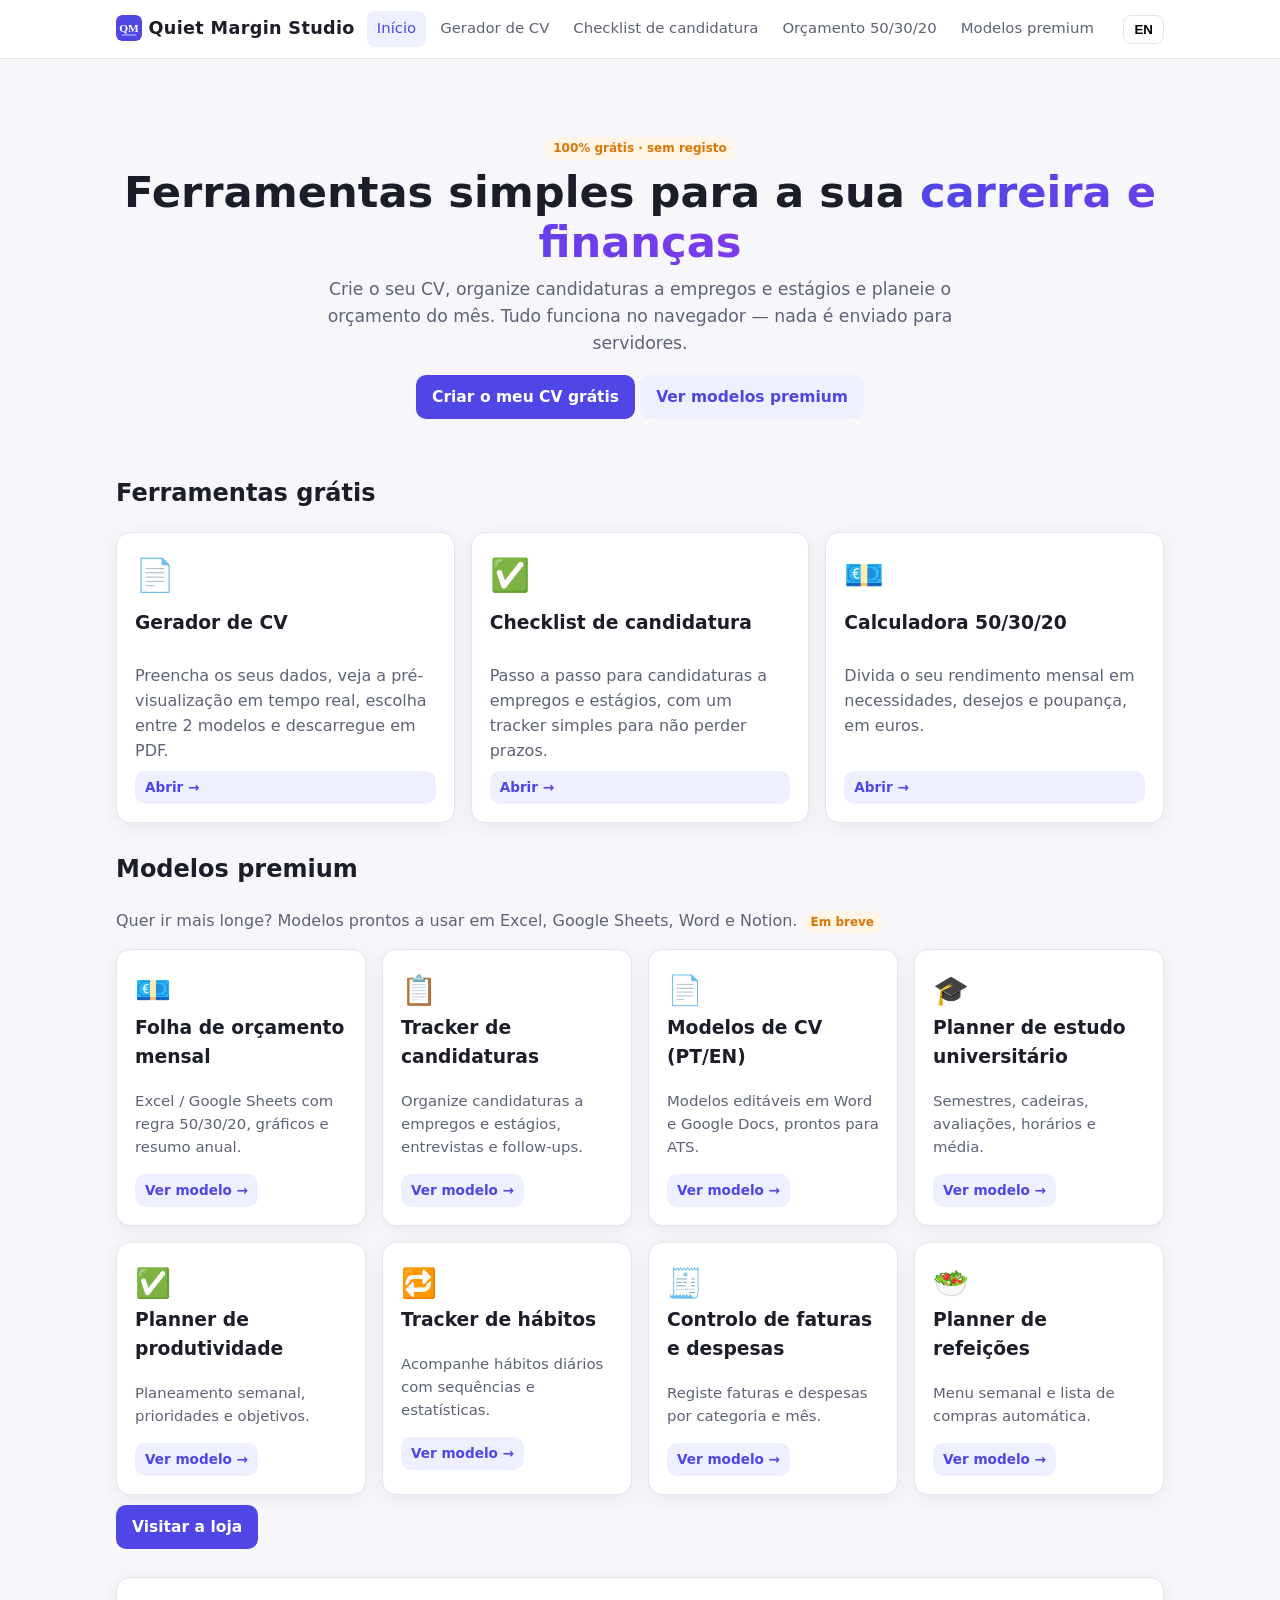
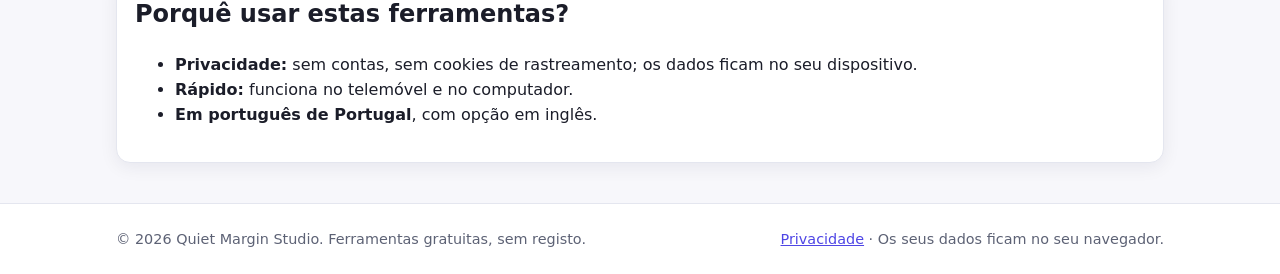
<file: index.html>
<!doctype html>
<html lang="pt-PT" data-lang="pt">
<head>
<meta charset="utf-8">
<meta name="viewport" content="width=device-width,initial-scale=1">
<title>Quiet Margin Studio — Gerador de CV grátis, checklist de candidatura e orçamento 50/30/20</title>
<meta name="description" content="Ferramentas grátis em português: gerador de CV com PDF, checklist de candidatura a emprego e estágio e calculadora de orçamento mensal 50/30/20. Sem registo.">
<link rel="canonical" href="https://gacrux-hq.github.io/quietmarginstudio/">
<meta property="og:type" content="website">
<meta property="og:site_name" content="Quiet Margin Studio">
<meta property="og:locale" content="pt_PT">
<meta property="og:title" content="Quiet Margin Studio — Gerador de CV grátis, checklist de candidatura e orçamento 50/30/20">
<meta property="og:description" content="Ferramentas grátis em português: gerador de CV com PDF, checklist de candidatura a emprego e estágio e calculadora de orçamento mensal 50/30/20. Sem registo.">
<meta property="og:url" content="https://gacrux-hq.github.io/quietmarginstudio/">
<meta property="og:image" content="https://gacrux-hq.github.io/quietmarginstudio/assets/og-image.png">
<meta name="twitter:card" content="summary_large_image">
<meta name="theme-color" content="#4f46e5">
<link rel="icon" href="assets/favicon.svg" type="image/svg+xml">
<link rel="stylesheet" href="assets/style.css">
<script src="assets/config.js" defer></script>
<script src="assets/common.js" defer></script><script src="assets/home.js" defer></script>
</head>
<body class="">
<header class="site"><div class="wrap">
<a class="logo" href="index.html"><img src="assets/favicon.svg" alt="" width="26" height="26" style="vertical-align:-7px;border-radius:6px"> <b data-brand>Quiet Margin Studio</b></a>
<nav class="main" aria-label="Principal"><a href="index.html"><span lang="pt">Início</span><span lang="en">Home</span></a><a href="gerador-cv.html"><span lang="pt">Gerador de CV</span><span lang="en">CV builder</span></a><a href="checklist-candidatura.html"><span lang="pt">Checklist de candidatura</span><span lang="en">Application checklist</span></a><a href="calculadora-orcamento.html"><span lang="pt">Orçamento 50/30/20</span><span lang="en">50/30/20 budget</span></a><a href="index.html#premium"><span lang="pt">Modelos premium</span><span lang="en">Premium templates</span></a></nav>
<button class="lang-btn" id="langBtn" type="button" aria-label="Mudar idioma / Change language">EN</button>
</div></header>
<main><div class="wrap">

<section class="hero">
<span class="badge"><span lang="pt">100% grátis · sem registo</span><span lang="en">100% free · no sign-up</span></span>
<h1><span lang="pt">Ferramentas simples para a sua <span class="grad">carreira e finanças</span></span><span lang="en">Simple tools for your <span class="grad">career and money</span></span></h1>
<p><span lang="pt">Crie o seu CV, organize candidaturas a empregos e estágios e planeie o orçamento do mês. Tudo funciona no navegador — nada é enviado para servidores.</span><span lang="en">Build your CV, organise job and internship applications and plan your monthly budget. Everything runs in your browser — nothing is sent to any server.</span></p>
<a class="btn" href="gerador-cv.html"><span lang="pt">Criar o meu CV grátis</span><span lang="en">Build my free CV</span></a>
<a class="btn sec" href="#premium"><span lang="pt">Ver modelos premium</span><span lang="en">See premium templates</span></a>
</section>
<section><h2><span lang="pt">Ferramentas grátis</span><span lang="en">Free tools</span></h2>
<div class="grid g3">
<a class="card tool-card" href="gerador-cv.html"><div class="ico">📄</div><h3><span lang="pt">Gerador de CV</span><span lang="en">CV builder</span></h3><p><span lang="pt">Preencha os seus dados, veja a pré-visualização em tempo real, escolha entre 2 modelos e descarregue em PDF.</span><span lang="en">Fill in your details, see a live preview, pick one of 2 templates and download as PDF.</span></p><span class="btn sm sec"><span lang="pt">Abrir</span><span lang="en">Open</span> →</span></a>
<a class="card tool-card" href="checklist-candidatura.html"><div class="ico">✅</div><h3><span lang="pt">Checklist de candidatura</span><span lang="en">Application checklist</span></h3><p><span lang="pt">Passo a passo para candidaturas a empregos e estágios, com um tracker simples para não perder prazos.</span><span lang="en">Step-by-step checklist for job and internship applications, plus a simple tracker so you never miss a deadline.</span></p><span class="btn sm sec"><span lang="pt">Abrir</span><span lang="en">Open</span> →</span></a>
<a class="card tool-card" href="calculadora-orcamento.html"><div class="ico">💶</div><h3><span lang="pt">Calculadora 50/30/20</span><span lang="en">50/30/20 calculator</span></h3><p><span lang="pt">Divida o seu rendimento mensal em necessidades, desejos e poupança, em euros.</span><span lang="en">Split your monthly income into needs, wants and savings, in euros.</span></p><span class="btn sm sec"><span lang="pt">Abrir</span><span lang="en">Open</span> →</span></a>
</div></section>
<section id="premium"><h2><span lang="pt">Modelos premium</span><span lang="en">Premium templates</span></h2>
<p class="muted"><span lang="pt">Quer ir mais longe? Modelos prontos a usar em Excel, Google Sheets, Word e Notion.</span><span lang="en">Want to go further? Ready-to-use templates for Excel, Google Sheets, Word and Notion.</span> <span class="badge"><span lang="pt">Em breve</span><span lang="en">Coming soon</span></span></p>
<div class="grid g4" id="products"></div>
<p class="toolbar"><a class="btn" data-shop-link href="#"><span lang="pt">Visitar a loja</span><span lang="en">Visit the shop</span></a></p>
</section>
<section class="card"><h2><span lang="pt">Porquê usar estas ferramentas?</span><span lang="en">Why use these tools?</span></h2>
<ul><li><span lang="pt"><b>Privacidade:</b> sem contas, sem cookies de rastreamento; os dados ficam no seu dispositivo.</span><span lang="en"><b>Privacy:</b> no accounts, no tracking cookies; your data stays on your device.</span></li>
<li><span lang="pt"><b>Rápido:</b> funciona no telemóvel e no computador.</span><span lang="en"><b>Fast:</b> works on phone and desktop.</span></li>
<li><span lang="pt"><b>Em português de Portugal</b>, com opção em inglês.</span><span lang="en"><b>In European Portuguese</b>, with an English option.</span></li></ul></section>

</div></main>
<footer class="site"><div class="wrap">
<div>© <span data-year></span> <span data-brand>Quiet Margin Studio</span>. <span lang="pt">Ferramentas gratuitas, sem registo.</span><span lang="en">Free tools, no sign-up.</span></div>
<div><a href="privacidade.html"><span lang="pt">Privacidade</span><span lang="en">Privacy</span></a> · <span lang="pt">Os seus dados ficam no seu navegador.</span><span lang="en">Your data stays in your browser.</span></div>
</div></footer>
</body>
</html>
</file>
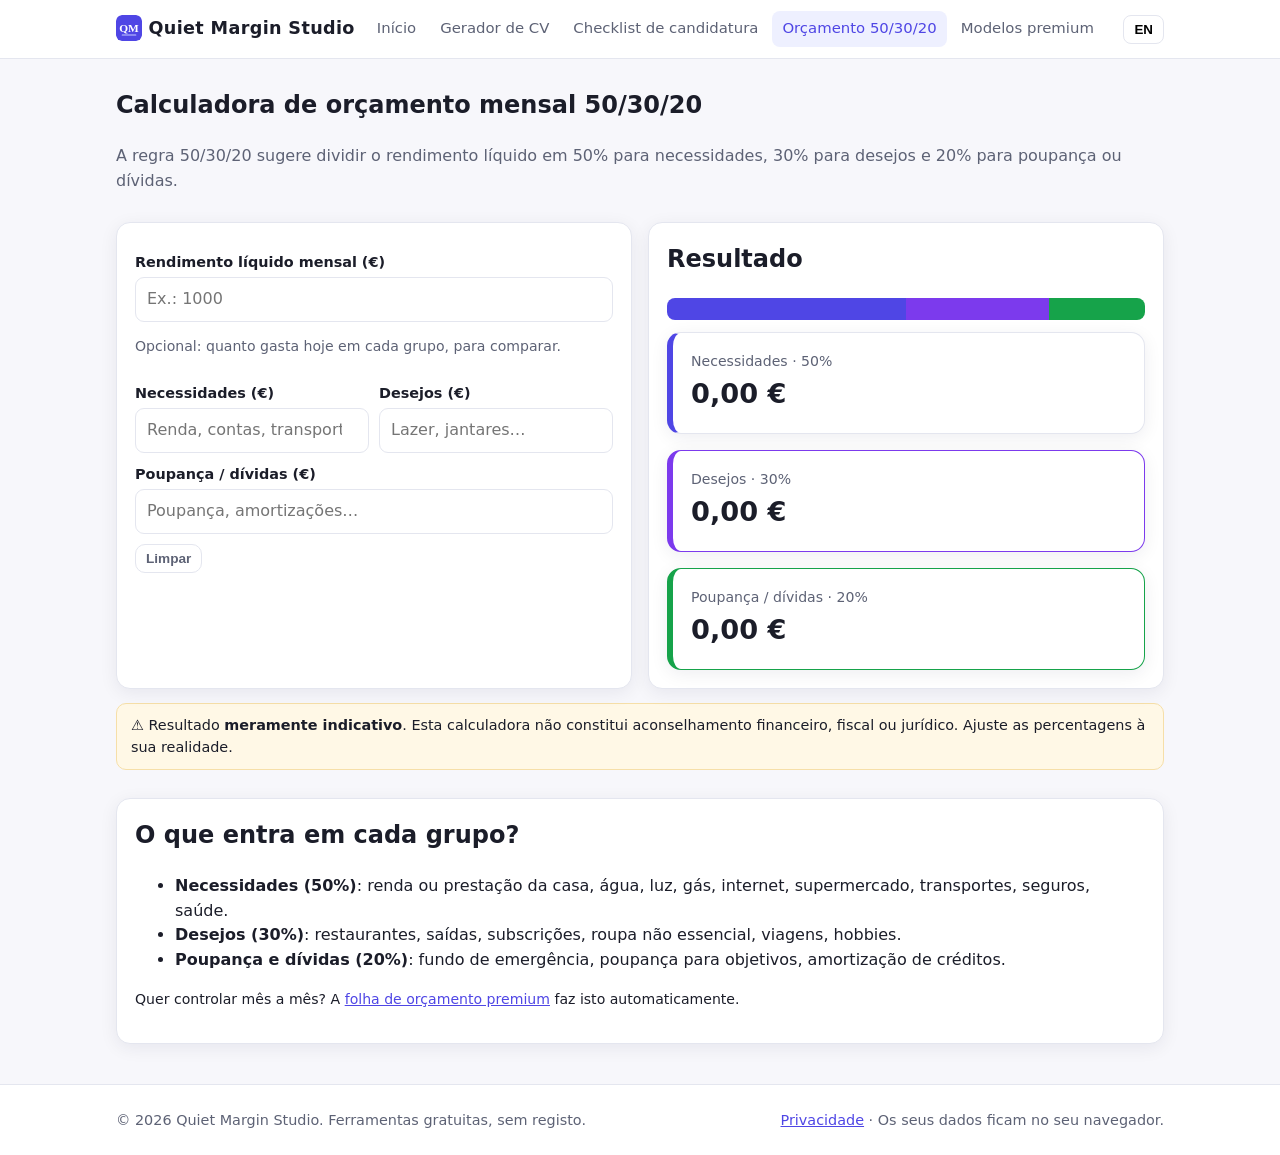
<file: calculadora-orcamento.html>
<!doctype html>
<html lang="pt-PT" data-lang="pt">
<head>
<meta charset="utf-8">
<meta name="viewport" content="width=device-width,initial-scale=1">
<title>Calculadora de orçamento mensal 50/30/20 em euros | Quiet Margin Studio</title>
<meta name="description" content="Calcule grátis o seu orçamento mensal com a regra 50/30/20: necessidades, desejos e poupança em euros. Simples, rápido e sem registo.">
<link rel="canonical" href="https://gacrux-hq.github.io/quietmarginstudio/calculadora-orcamento.html">
<meta property="og:type" content="website">
<meta property="og:site_name" content="Quiet Margin Studio">
<meta property="og:locale" content="pt_PT">
<meta property="og:title" content="Calculadora de orçamento mensal 50/30/20 em euros | Quiet Margin Studio">
<meta property="og:description" content="Calcule grátis o seu orçamento mensal com a regra 50/30/20: necessidades, desejos e poupança em euros. Simples, rápido e sem registo.">
<meta property="og:url" content="https://gacrux-hq.github.io/quietmarginstudio/calculadora-orcamento.html">
<meta property="og:image" content="https://gacrux-hq.github.io/quietmarginstudio/assets/og-image.png">
<meta name="twitter:card" content="summary_large_image">
<meta name="theme-color" content="#4f46e5">
<link rel="icon" href="assets/favicon.svg" type="image/svg+xml">
<link rel="stylesheet" href="assets/style.css">
<script src="assets/config.js" defer></script>
<script src="assets/common.js" defer></script><script src="assets/orcamento.js" defer></script>
</head>
<body class="">
<header class="site"><div class="wrap">
<a class="logo" href="index.html"><img src="assets/favicon.svg" alt="" width="26" height="26" style="vertical-align:-7px;border-radius:6px"> <b data-brand>Quiet Margin Studio</b></a>
<nav class="main" aria-label="Principal"><a href="index.html"><span lang="pt">Início</span><span lang="en">Home</span></a><a href="gerador-cv.html"><span lang="pt">Gerador de CV</span><span lang="en">CV builder</span></a><a href="checklist-candidatura.html"><span lang="pt">Checklist de candidatura</span><span lang="en">Application checklist</span></a><a href="calculadora-orcamento.html"><span lang="pt">Orçamento 50/30/20</span><span lang="en">50/30/20 budget</span></a><a href="index.html#premium"><span lang="pt">Modelos premium</span><span lang="en">Premium templates</span></a></nav>
<button class="lang-btn" id="langBtn" type="button" aria-label="Mudar idioma / Change language">EN</button>
</div></header>
<main><div class="wrap">

<section><h1><span lang="pt">Calculadora de orçamento mensal 50/30/20</span><span lang="en">50/30/20 monthly budget calculator</span></h1>
<p class="muted"><span lang="pt">A regra 50/30/20 sugere dividir o rendimento líquido em 50% para necessidades, 30% para desejos e 20% para poupança ou dívidas.</span><span lang="en">The 50/30/20 rule suggests splitting net income into 50% needs, 30% wants and 20% savings or debt repayment.</span></p></section>
<div class="grid g2">
<form class="card" id="budgetForm" onsubmit="return false">
<label for="income"><span lang="pt">Rendimento líquido mensal (€)</span><span lang="en">Monthly net income (€)</span></label>
<input id="income" type="number" min="0" step="10" inputmode="decimal" data-ph-pt="Ex.: 1000" data-ph-en="e.g. 1000">
<p class="small muted"><span lang="pt">Opcional: quanto gasta hoje em cada grupo, para comparar.</span><span lang="en">Optional: what you spend today in each group, to compare.</span></p>
<div class="row"><div><label for="sNeeds"><span lang="pt">Necessidades (€)</span><span lang="en">Needs (€)</span></label><input id="sNeeds" type="number" min="0" step="10" inputmode="decimal" data-ph-pt="Renda, contas, transporte…" data-ph-en="Rent, bills, transport…"></div>
<div><label for="sWants"><span lang="pt">Desejos (€)</span><span lang="en">Wants (€)</span></label><input id="sWants" type="number" min="0" step="10" inputmode="decimal" data-ph-pt="Lazer, jantares…" data-ph-en="Leisure, eating out…"></div></div>
<label for="sSave"><span lang="pt">Poupança / dívidas (€)</span><span lang="en">Savings / debt (€)</span></label><input id="sSave" type="number" min="0" step="10" inputmode="decimal" data-ph-pt="Poupança, amortizações…" data-ph-en="Savings, repayments…">
<div class="toolbar"><button type="button" class="btn ghost sm" id="bReset"><span lang="pt">Limpar</span><span lang="en">Clear</span></button></div>
</form>
<div class="card"><h2><span lang="pt">Resultado</span><span lang="en">Result</span></h2>
<div class="bar" aria-hidden="true"><div style="width:50%;background:var(--brand)"></div><div style="width:30%;background:var(--brand2)"></div><div style="width:20%;background:var(--ok)"></div></div>
<div class="grid" id="buckets"></div>
</div>
</div>
<p class="note">⚠️ <span lang="pt">Resultado <b>meramente indicativo</b>. Esta calculadora não constitui aconselhamento financeiro, fiscal ou jurídico. Ajuste as percentagens à sua realidade.</span><span lang="en">Result is <b>for guidance only</b>. This calculator is not financial, tax or legal advice. Adjust the percentages to your situation.</span></p>
<section class="card"><h2><span lang="pt">O que entra em cada grupo?</span><span lang="en">What goes in each group?</span></h2>
<ul><li><span lang="pt"><b>Necessidades (50%)</b>: renda ou prestação da casa, água, luz, gás, internet, supermercado, transportes, seguros, saúde.</span><span lang="en"><b>Needs (50%)</b>: rent or mortgage, utilities, internet, groceries, transport, insurance, health.</span></li>
<li><span lang="pt"><b>Desejos (30%)</b>: restaurantes, saídas, subscrições, roupa não essencial, viagens, hobbies.</span><span lang="en"><b>Wants (30%)</b>: restaurants, going out, subscriptions, non-essential clothes, travel, hobbies.</span></li>
<li><span lang="pt"><b>Poupança e dívidas (20%)</b>: fundo de emergência, poupança para objetivos, amortização de créditos.</span><span lang="en"><b>Savings and debt (20%)</b>: emergency fund, savings goals, extra loan repayments.</span></li></ul>
<p class="small"><span lang="pt">Quer controlar mês a mês? A <a href="index.html#premium">folha de orçamento premium</a> faz isto automaticamente.</span><span lang="en">Want to track month by month? The <a href="index.html#premium">premium budget spreadsheet</a> does it automatically.</span></p>
</section>

</div></main>
<footer class="site"><div class="wrap">
<div>© <span data-year></span> <span data-brand>Quiet Margin Studio</span>. <span lang="pt">Ferramentas gratuitas, sem registo.</span><span lang="en">Free tools, no sign-up.</span></div>
<div><a href="privacidade.html"><span lang="pt">Privacidade</span><span lang="en">Privacy</span></a> · <span lang="pt">Os seus dados ficam no seu navegador.</span><span lang="en">Your data stays in your browser.</span></div>
</div></footer>
</body>
</html>
</file>
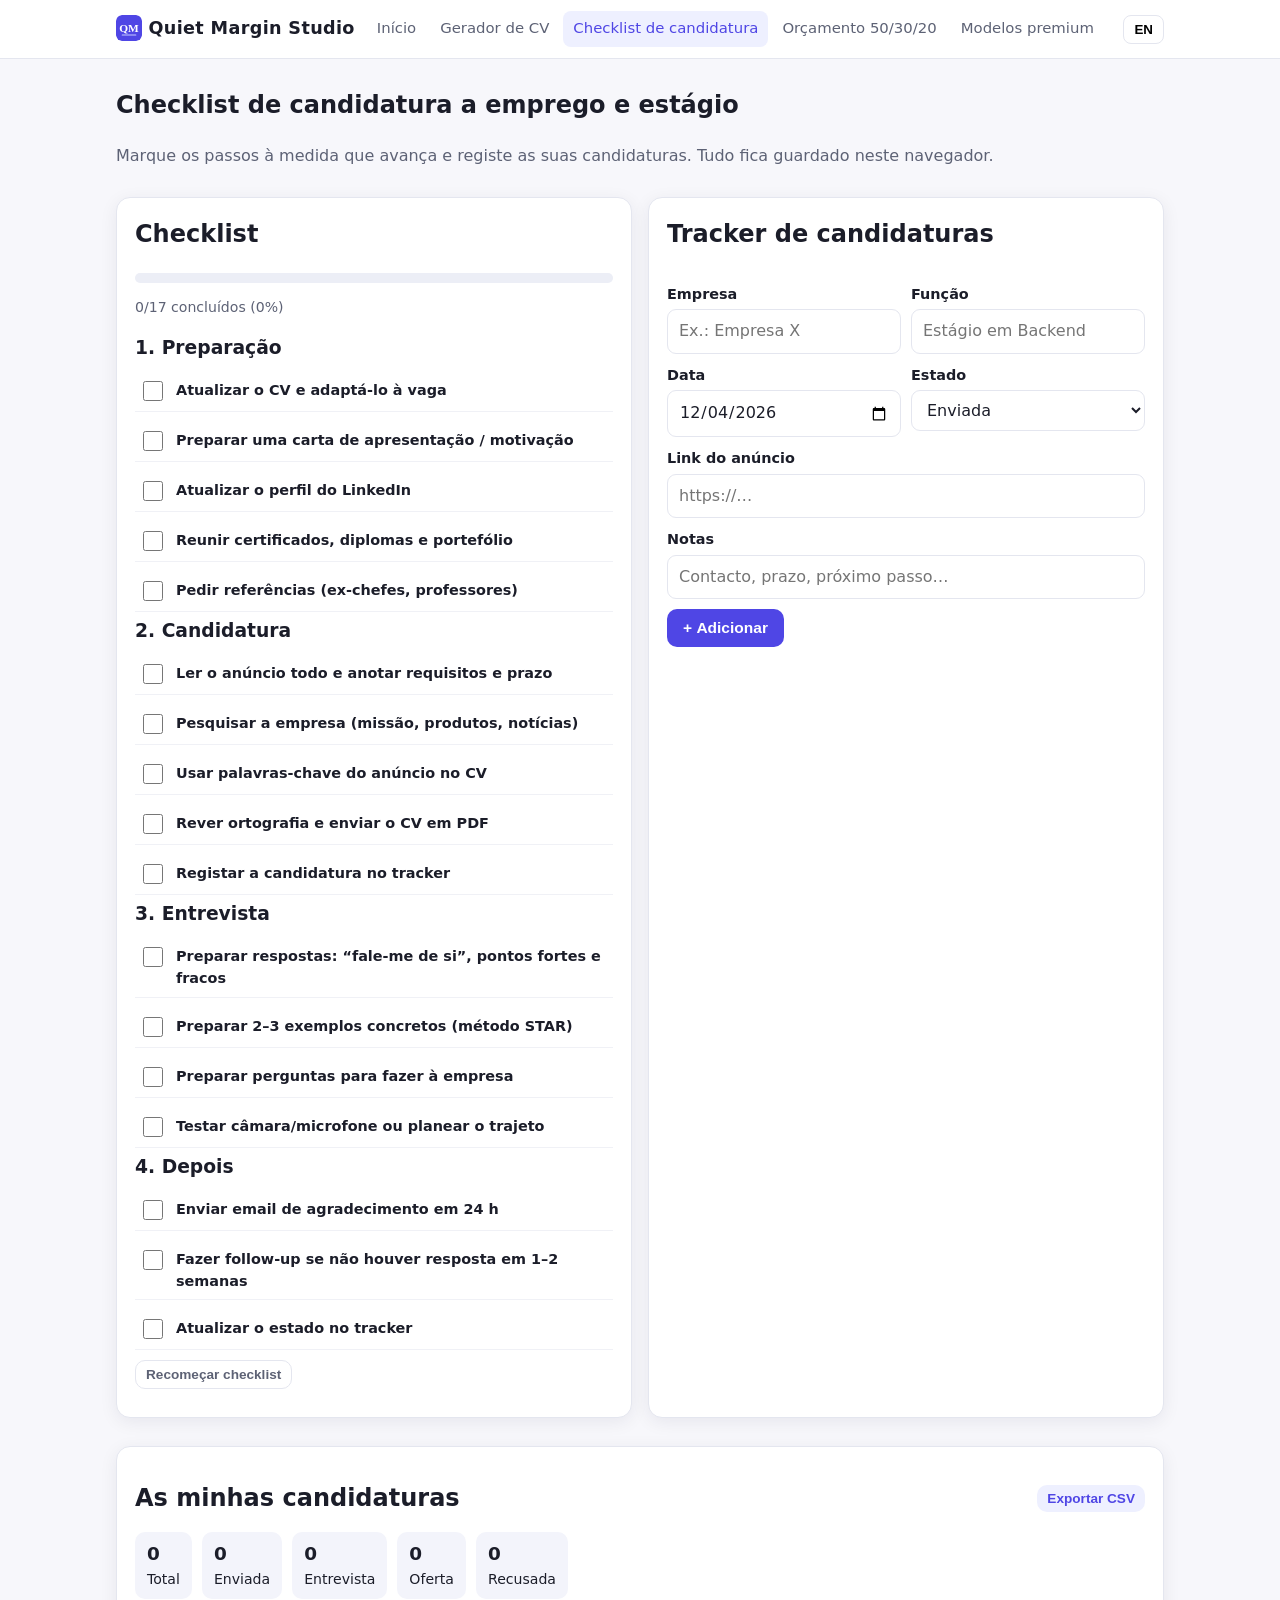
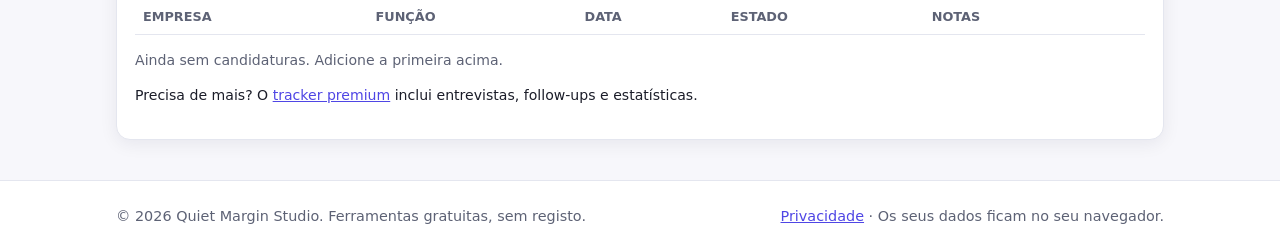
<file: checklist-candidatura.html>
<!doctype html>
<html lang="pt-PT" data-lang="pt">
<head>
<meta charset="utf-8">
<meta name="viewport" content="width=device-width,initial-scale=1">
<title>Checklist de candidatura a emprego e estágio | Quiet Margin Studio</title>
<meta name="description" content="Checklist grátis para candidaturas a emprego e estágio em Portugal, com tracker simples de candidaturas guardado no seu navegador. Sem registo.">
<link rel="canonical" href="https://gacrux-hq.github.io/quietmarginstudio/checklist-candidatura.html">
<meta property="og:type" content="website">
<meta property="og:site_name" content="Quiet Margin Studio">
<meta property="og:locale" content="pt_PT">
<meta property="og:title" content="Checklist de candidatura a emprego e estágio | Quiet Margin Studio">
<meta property="og:description" content="Checklist grátis para candidaturas a emprego e estágio em Portugal, com tracker simples de candidaturas guardado no seu navegador. Sem registo.">
<meta property="og:url" content="https://gacrux-hq.github.io/quietmarginstudio/checklist-candidatura.html">
<meta property="og:image" content="https://gacrux-hq.github.io/quietmarginstudio/assets/og-image.png">
<meta name="twitter:card" content="summary_large_image">
<meta name="theme-color" content="#4f46e5">
<link rel="icon" href="assets/favicon.svg" type="image/svg+xml">
<link rel="stylesheet" href="assets/style.css">
<script src="assets/config.js" defer></script>
<script src="assets/common.js" defer></script><script src="assets/checklist.js" defer></script>
</head>
<body class="">
<header class="site"><div class="wrap">
<a class="logo" href="index.html"><img src="assets/favicon.svg" alt="" width="26" height="26" style="vertical-align:-7px;border-radius:6px"> <b data-brand>Quiet Margin Studio</b></a>
<nav class="main" aria-label="Principal"><a href="index.html"><span lang="pt">Início</span><span lang="en">Home</span></a><a href="gerador-cv.html"><span lang="pt">Gerador de CV</span><span lang="en">CV builder</span></a><a href="checklist-candidatura.html"><span lang="pt">Checklist de candidatura</span><span lang="en">Application checklist</span></a><a href="calculadora-orcamento.html"><span lang="pt">Orçamento 50/30/20</span><span lang="en">50/30/20 budget</span></a><a href="index.html#premium"><span lang="pt">Modelos premium</span><span lang="en">Premium templates</span></a></nav>
<button class="lang-btn" id="langBtn" type="button" aria-label="Mudar idioma / Change language">EN</button>
</div></header>
<main><div class="wrap">

<section><h1><span lang="pt">Checklist de candidatura a emprego e estágio</span><span lang="en">Job & internship application checklist</span></h1>
<p class="muted"><span lang="pt">Marque os passos à medida que avança e registe as suas candidaturas. Tudo fica guardado neste navegador.</span><span lang="en">Tick the steps as you go and log your applications. Everything is saved in this browser.</span></p></section>
<div class="grid g2">
<div class="card"><h2><span lang="pt">Checklist</span><span lang="en">Checklist</span></h2>
<div class="progress" aria-hidden="true"><div id="ckBar"></div></div><p class="small muted" id="ckText"></p>
<div id="checklist"></div>
<div class="toolbar"><button type="button" class="btn ghost sm" id="ckReset"><span lang="pt">Recomeçar checklist</span><span lang="en">Reset checklist</span></button></div>
</div>
<div class="card"><h2><span lang="pt">Tracker de candidaturas</span><span lang="en">Application tracker</span></h2>
<form id="appForm">
<div class="row"><div><label for="aCompany"><span lang="pt">Empresa</span><span lang="en">Company</span></label><input id="aCompany" required data-ph-pt="Ex.: Empresa X" data-ph-en="e.g. Company X"></div>
<div><label for="aRole"><span lang="pt">Função</span><span lang="en">Role</span></label><input id="aRole" required data-ph-pt="Estágio em Backend" data-ph-en="Backend internship"></div></div>
<div class="row"><div><label for="aDate"><span lang="pt">Data</span><span lang="en">Date</span></label><input id="aDate" type="date"></div>
<div><label for="aStatus"><span lang="pt">Estado</span><span lang="en">Status</span></label><select id="aStatus"></select></div></div>
<label for="aLink"><span lang="pt">Link do anúncio</span><span lang="en">Job post link</span></label><input id="aLink" type="url" data-ph-pt="https://…" data-ph-en="https://…">
<label for="aNotes"><span lang="pt">Notas</span><span lang="en">Notes</span></label><input id="aNotes" data-ph-pt="Contacto, prazo, próximo passo…" data-ph-en="Contact, deadline, next step…">
<div class="toolbar"><button class="btn" type="submit">+ <span lang="pt">Adicionar</span><span lang="en">Add</span></button></div>
</form>
</div>
</div>
<section class="card"><div class="toolbar" style="justify-content:space-between"><h2 style="margin:0"><span lang="pt">As minhas candidaturas</span><span lang="en">My applications</span></h2>
<div class="toolbar"><button type="button" class="btn sec sm" id="csvBtn"><span lang="pt">Exportar CSV</span><span lang="en">Export CSV</span></button></div></div>
<div class="stats" id="stats"></div>
<div class="table-wrap"><table><thead><tr><th><span lang="pt">Empresa</span><span lang="en">Company</span></th><th><span lang="pt">Função</span><span lang="en">Role</span></th><th><span lang="pt">Data</span><span lang="en">Date</span></th><th><span lang="pt">Estado</span><span lang="en">Status</span></th><th><span lang="pt">Notas</span><span lang="en">Notes</span></th><th></th></tr></thead><tbody id="appRows"></tbody></table></div>
<p class="small muted" id="emptyMsg"></p>
<p class="small"><span lang="pt">Precisa de mais? O <a href="index.html#premium">tracker premium</a> inclui entrevistas, follow-ups e estatísticas.</span><span lang="en">Need more? The <a href="index.html#premium">premium tracker</a> adds interviews, follow-ups and stats.</span></p>
</section>

</div></main>
<footer class="site"><div class="wrap">
<div>© <span data-year></span> <span data-brand>Quiet Margin Studio</span>. <span lang="pt">Ferramentas gratuitas, sem registo.</span><span lang="en">Free tools, no sign-up.</span></div>
<div><a href="privacidade.html"><span lang="pt">Privacidade</span><span lang="en">Privacy</span></a> · <span lang="pt">Os seus dados ficam no seu navegador.</span><span lang="en">Your data stays in your browser.</span></div>
</div></footer>
</body>
</html>
</file>
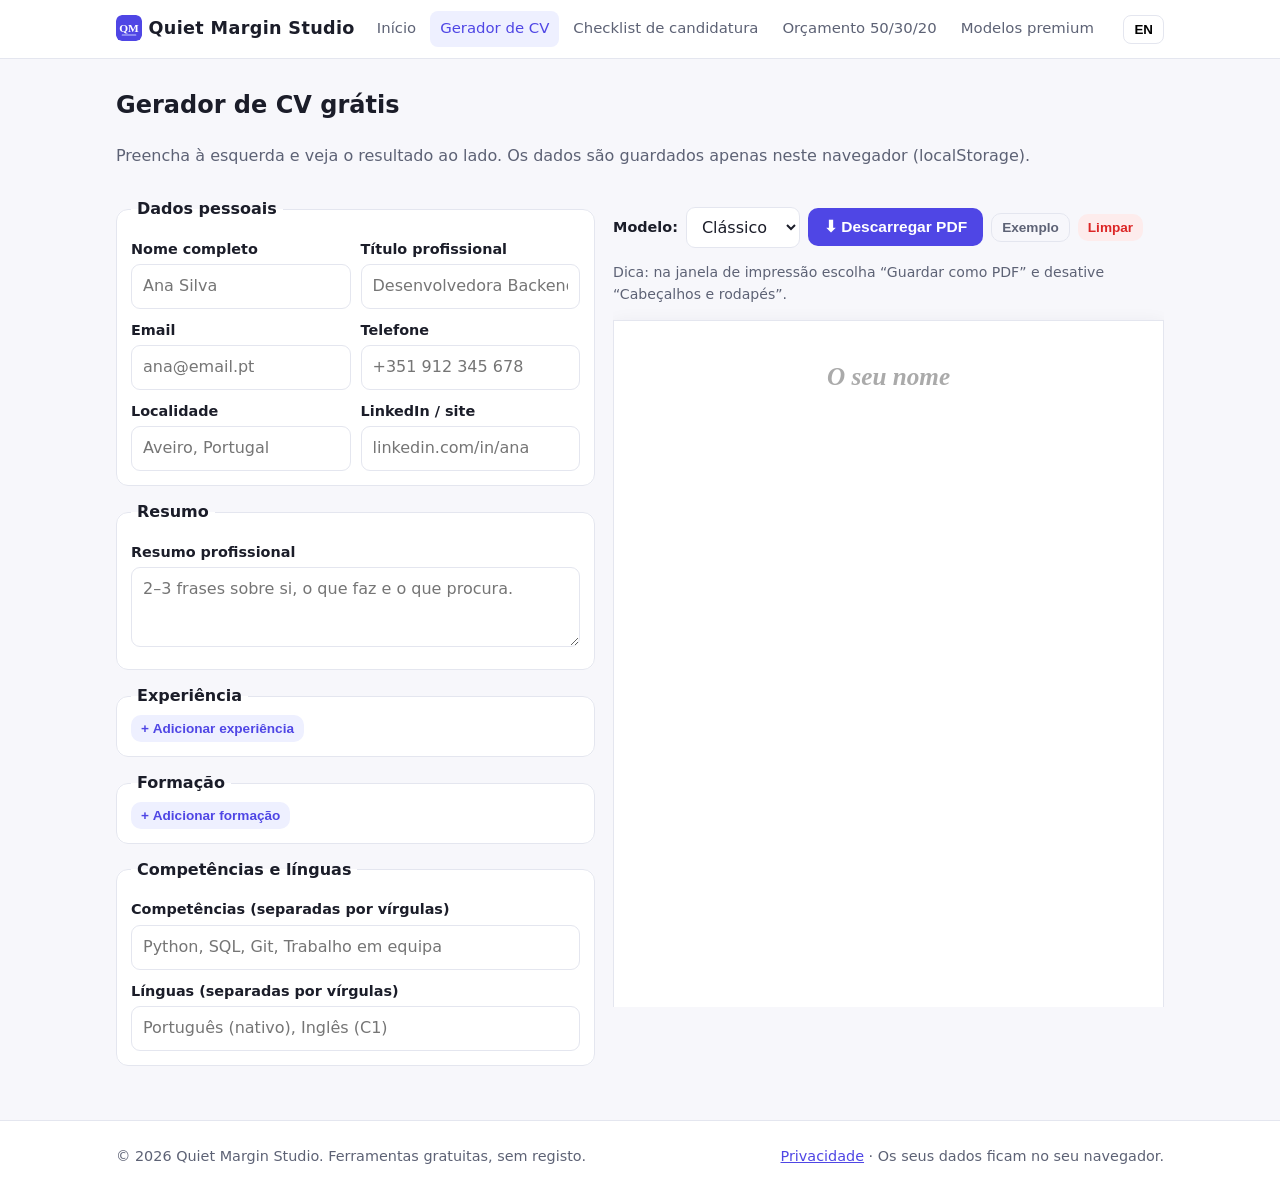
<file: gerador-cv.html>
<!doctype html>
<html lang="pt-PT" data-lang="pt">
<head>
<meta charset="utf-8">
<meta name="viewport" content="width=device-width,initial-scale=1">
<title>Gerador de CV grátis em PDF | Quiet Margin Studio</title>
<meta name="description" content="Crie o seu CV grátis online em português, com pré-visualização em tempo real, 2 modelos e download em PDF. Sem registo e sem enviar dados.">
<link rel="canonical" href="https://gacrux-hq.github.io/quietmarginstudio/gerador-cv.html">
<meta property="og:type" content="website">
<meta property="og:site_name" content="Quiet Margin Studio">
<meta property="og:locale" content="pt_PT">
<meta property="og:title" content="Gerador de CV grátis em PDF | Quiet Margin Studio">
<meta property="og:description" content="Crie o seu CV grátis online em português, com pré-visualização em tempo real, 2 modelos e download em PDF. Sem registo e sem enviar dados.">
<meta property="og:url" content="https://gacrux-hq.github.io/quietmarginstudio/gerador-cv.html">
<meta property="og:image" content="https://gacrux-hq.github.io/quietmarginstudio/assets/og-image.png">
<meta name="twitter:card" content="summary_large_image">
<meta name="theme-color" content="#4f46e5">
<link rel="icon" href="assets/favicon.svg" type="image/svg+xml">
<link rel="stylesheet" href="assets/style.css">
<script src="assets/config.js" defer></script>
<script src="assets/common.js" defer></script><script src="assets/cv.js" defer></script>
</head>
<body class="cv-page">
<header class="site"><div class="wrap">
<a class="logo" href="index.html"><img src="assets/favicon.svg" alt="" width="26" height="26" style="vertical-align:-7px;border-radius:6px"> <b data-brand>Quiet Margin Studio</b></a>
<nav class="main" aria-label="Principal"><a href="index.html"><span lang="pt">Início</span><span lang="en">Home</span></a><a href="gerador-cv.html"><span lang="pt">Gerador de CV</span><span lang="en">CV builder</span></a><a href="checklist-candidatura.html"><span lang="pt">Checklist de candidatura</span><span lang="en">Application checklist</span></a><a href="calculadora-orcamento.html"><span lang="pt">Orçamento 50/30/20</span><span lang="en">50/30/20 budget</span></a><a href="index.html#premium"><span lang="pt">Modelos premium</span><span lang="en">Premium templates</span></a></nav>
<button class="lang-btn" id="langBtn" type="button" aria-label="Mudar idioma / Change language">EN</button>
</div></header>
<main><div class="wrap">

<section class="no-print"><h1><span lang="pt">Gerador de CV grátis</span><span lang="en">Free CV builder</span></h1>
<p class="muted"><span lang="pt">Preencha à esquerda e veja o resultado ao lado. Os dados são guardados apenas neste navegador (localStorage).</span><span lang="en">Fill in on the left and see the result alongside. Data is saved only in this browser (localStorage).</span></p></section>
<div class="cv-layout">
<form class="cv-form-col" id="cvForm" autocomplete="on" onsubmit="return false">
<fieldset><legend><span lang="pt">Dados pessoais</span><span lang="en">Personal details</span></legend>
<div class="row"><div><label for="name"><span lang="pt">Nome completo</span><span lang="en">Full name</span></label><input id="name" type="text" data-ph-pt="Ana Silva" data-ph-en="Jane Doe" autocomplete="name"></div><div><label for="title"><span lang="pt">Título profissional</span><span lang="en">Job title</span></label><input id="title" type="text" data-ph-pt="Desenvolvedora Backend" data-ph-en="Backend Developer" ></div></div>
<div class="row"><div><label for="email"><span lang="pt">Email</span><span lang="en">Email</span></label><input id="email" type="email" data-ph-pt="ana@email.pt" data-ph-en="jane@email.com" autocomplete="email"></div><div><label for="phone"><span lang="pt">Telefone</span><span lang="en">Phone</span></label><input id="phone" type="tel" data-ph-pt="+351 912 345 678" data-ph-en="+351 912 345 678" autocomplete="tel"></div></div>
<div class="row"><div><label for="location"><span lang="pt">Localidade</span><span lang="en">Location</span></label><input id="location" type="text" data-ph-pt="Aveiro, Portugal" data-ph-en="Aveiro, Portugal" ></div><div><label for="link"><span lang="pt">LinkedIn / site</span><span lang="en">LinkedIn / website</span></label><input id="link" type="text" data-ph-pt="linkedin.com/in/ana" data-ph-en="linkedin.com/in/jane" ></div></div>
</fieldset>
<fieldset><legend><span lang="pt">Resumo</span><span lang="en">Summary</span></legend><div><label for="summary"><span lang="pt">Resumo profissional</span><span lang="en">Professional summary</span></label><textarea id="summary" data-ph-pt="2–3 frases sobre si, o que faz e o que procura." data-ph-en="2–3 sentences about you, what you do and what you are looking for."></textarea></div></fieldset>
<fieldset><legend><span lang="pt">Experiência</span><span lang="en">Experience</span></legend><div id="expList"></div><button type="button" class="btn sm sec" id="addExp">+ <span lang="pt">Adicionar experiência</span><span lang="en">Add experience</span></button></fieldset>
<fieldset><legend><span lang="pt">Formação</span><span lang="en">Education</span></legend><div id="eduList"></div><button type="button" class="btn sm sec" id="addEdu">+ <span lang="pt">Adicionar formação</span><span lang="en">Add education</span></button></fieldset>
<fieldset><legend><span lang="pt">Competências e línguas</span><span lang="en">Skills and languages</span></legend>
<div><label for="skills"><span lang="pt">Competências (separadas por vírgulas)</span><span lang="en">Skills (comma-separated)</span></label><input id="skills" type="text" data-ph-pt="Python, SQL, Git, Trabalho em equipa" data-ph-en="Python, SQL, Git, Teamwork" ></div>
<div><label for="languages"><span lang="pt">Línguas (separadas por vírgulas)</span><span lang="en">Languages (comma-separated)</span></label><input id="languages" type="text" data-ph-pt="Português (nativo), Inglês (C1)" data-ph-en="Portuguese (native), English (C1)" ></div>
</fieldset>
</form>
<div class="cv-preview-col">
<div class="toolbar no-print">
<label for="tpl" style="margin:0"><span lang="pt">Modelo:</span><span lang="en">Template:</span></label>
<select id="tpl" style="width:auto"><option value="classico">Clássico</option><option value="moderno">Moderno</option></select>
<button type="button" class="btn" id="printBtn">⬇ <span lang="pt">Descarregar PDF</span><span lang="en">Download PDF</span></button>
<button type="button" class="btn ghost sm" id="sampleBtn"><span lang="pt">Exemplo</span><span lang="en">Sample</span></button>
<button type="button" class="btn danger sm" id="clearBtn"><span lang="pt">Limpar</span><span lang="en">Clear</span></button>
</div>
<p class="small muted no-print"><span lang="pt">Dica: na janela de impressão escolha “Guardar como PDF” e desative “Cabeçalhos e rodapés”.</span><span lang="en">Tip: in the print dialog choose “Save as PDF” and turn off “Headers and footers”.</span></p>
<div id="cvPreview" class="cv-paper tpl-classico" aria-live="polite"></div>
</div>
</div>

</div></main>
<footer class="site"><div class="wrap">
<div>© <span data-year></span> <span data-brand>Quiet Margin Studio</span>. <span lang="pt">Ferramentas gratuitas, sem registo.</span><span lang="en">Free tools, no sign-up.</span></div>
<div><a href="privacidade.html"><span lang="pt">Privacidade</span><span lang="en">Privacy</span></a> · <span lang="pt">Os seus dados ficam no seu navegador.</span><span lang="en">Your data stays in your browser.</span></div>
</div></footer>
</body>
</html>
</file>
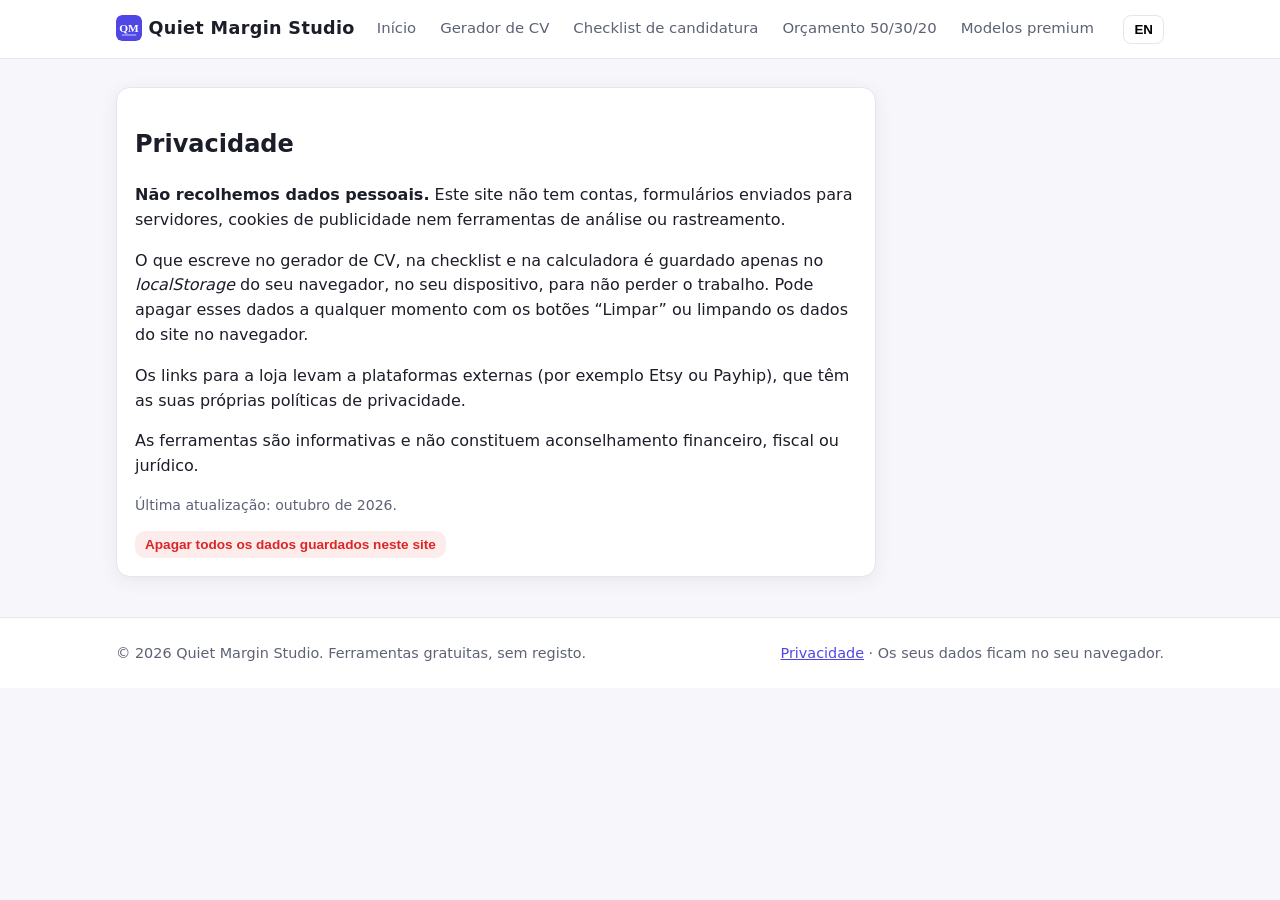
<file: privacidade.html>
<!doctype html>
<html lang="pt-PT" data-lang="pt">
<head>
<meta charset="utf-8">
<meta name="viewport" content="width=device-width,initial-scale=1">
<title>Privacidade | Quiet Margin Studio</title>
<meta name="description" content="Nota de privacidade: este site não recolhe dados pessoais. Os dados das ferramentas ficam apenas no seu navegador.">
<link rel="canonical" href="https://gacrux-hq.github.io/quietmarginstudio/privacidade.html">
<meta property="og:type" content="website">
<meta property="og:site_name" content="Quiet Margin Studio">
<meta property="og:locale" content="pt_PT">
<meta property="og:title" content="Privacidade | Quiet Margin Studio">
<meta property="og:description" content="Nota de privacidade: este site não recolhe dados pessoais. Os dados das ferramentas ficam apenas no seu navegador.">
<meta property="og:url" content="https://gacrux-hq.github.io/quietmarginstudio/privacidade.html">
<meta property="og:image" content="https://gacrux-hq.github.io/quietmarginstudio/assets/og-image.png">
<meta name="twitter:card" content="summary_large_image">
<meta name="theme-color" content="#4f46e5">
<link rel="icon" href="assets/favicon.svg" type="image/svg+xml">
<link rel="stylesheet" href="assets/style.css">
<script src="assets/config.js" defer></script>
<script src="assets/common.js" defer></script>
</head>
<body class="">
<header class="site"><div class="wrap">
<a class="logo" href="index.html"><img src="assets/favicon.svg" alt="" width="26" height="26" style="vertical-align:-7px;border-radius:6px"> <b data-brand>Quiet Margin Studio</b></a>
<nav class="main" aria-label="Principal"><a href="index.html"><span lang="pt">Início</span><span lang="en">Home</span></a><a href="gerador-cv.html"><span lang="pt">Gerador de CV</span><span lang="en">CV builder</span></a><a href="checklist-candidatura.html"><span lang="pt">Checklist de candidatura</span><span lang="en">Application checklist</span></a><a href="calculadora-orcamento.html"><span lang="pt">Orçamento 50/30/20</span><span lang="en">50/30/20 budget</span></a><a href="index.html#premium"><span lang="pt">Modelos premium</span><span lang="en">Premium templates</span></a></nav>
<button class="lang-btn" id="langBtn" type="button" aria-label="Mudar idioma / Change language">EN</button>
</div></header>
<main><div class="wrap">

<section class="card" style="max-width:760px"><h1><span lang="pt">Privacidade</span><span lang="en">Privacy</span></h1>
<p><span lang="pt"><b>Não recolhemos dados pessoais.</b> Este site não tem contas, formulários enviados para servidores, cookies de publicidade nem ferramentas de análise ou rastreamento.</span><span lang="en"><b>We do not collect personal data.</b> This site has no accounts, no forms sent to servers, no advertising cookies and no analytics or tracking tools.</span></p>
<p><span lang="pt">O que escreve no gerador de CV, na checklist e na calculadora é guardado apenas no <i>localStorage</i> do seu navegador, no seu dispositivo, para não perder o trabalho. Pode apagar esses dados a qualquer momento com os botões “Limpar” ou limpando os dados do site no navegador.</span><span lang="en">What you type in the CV builder, checklist and calculator is stored only in your browser's <i>localStorage</i>, on your device, so you don't lose your work. You can delete it anytime with the “Clear” buttons or by clearing site data in your browser.</span></p>
<p><span lang="pt">Os links para a loja levam a plataformas externas (por exemplo Etsy ou Payhip), que têm as suas próprias políticas de privacidade.</span><span lang="en">Shop links go to external platforms (e.g. Etsy or Payhip), which have their own privacy policies.</span></p>
<p><span lang="pt">As ferramentas são informativas e não constituem aconselhamento financeiro, fiscal ou jurídico.</span><span lang="en">The tools are informational and are not financial, tax or legal advice.</span></p>
<p class="small muted"><span lang="pt">Última atualização: outubro de 2026.</span><span lang="en">Last updated: October 2026.</span></p>
<button type="button" class="btn danger sm" id="wipeAll"><span lang="pt">Apagar todos os dados guardados neste site</span><span lang="en">Delete all data saved by this site</span></button>
</section>
<script>document.addEventListener("DOMContentLoaded",function(){document.getElementById("wipeAll").addEventListener("click",function(){if(confirm(SITE.t("Apagar todos os dados guardados?","Delete all saved data?"))){try{Object.keys(localStorage).filter(function(k){return k.indexOf("site.")===0}).forEach(function(k){localStorage.removeItem(k)});}catch(e){}alert(SITE.t("Dados apagados.","Data deleted."));}});});</script>

</div></main>
<footer class="site"><div class="wrap">
<div>© <span data-year></span> <span data-brand>Quiet Margin Studio</span>. <span lang="pt">Ferramentas gratuitas, sem registo.</span><span lang="en">Free tools, no sign-up.</span></div>
<div><a href="privacidade.html"><span lang="pt">Privacidade</span><span lang="en">Privacy</span></a> · <span lang="pt">Os seus dados ficam no seu navegador.</span><span lang="en">Your data stays in your browser.</span></div>
</div></footer>
</body>
</html>
</file>
<file: assets/style.css>
:root{--bg:#f7f7fb;--card:#fff;--text:#1b1d29;--muted:#5d6275;--line:#e4e6ef;--brand:#4f46e5;--brand2:#7c3aed;--ok:#16a34a;--warn:#d97706;--bad:#dc2626;--radius:14px;--shadow:0 4px 18px rgba(20,20,60,.07)}
*{box-sizing:border-box}html{-webkit-text-size-adjust:100%}
body{margin:0;font-family:system-ui,-apple-system,"Segoe UI",Roboto,Ubuntu,sans-serif;background:var(--bg);color:var(--text);line-height:1.55}
a{color:var(--brand)}img{max-width:100%}
html[data-lang="pt"] [lang="en"]:not(html),html[data-lang="en"] [lang="pt"]:not(html){display:none!important}
.wrap{max-width:1080px;margin:0 auto;padding:0 16px}
header.site{background:#fff;border-bottom:1px solid var(--line);position:sticky;top:0;z-index:10}
header.site .wrap{display:flex;align-items:center;gap:12px;min-height:58px;flex-wrap:wrap}
.logo{font-weight:800;letter-spacing:.02em;white-space:nowrap;text-decoration:none;color:var(--text);font-size:1.1rem}
.logo span{color:var(--brand)}
nav.main{display:flex;gap:4px;flex-wrap:wrap;flex:1}
nav.main a{text-decoration:none;color:var(--muted);padding:6px 10px;border-radius:8px;font-size:.93rem}
nav.main a[aria-current="page"],nav.main a:hover{background:#eef0ff;color:var(--brand)}
.lang-btn{border:1px solid var(--line);background:#fff;border-radius:8px;padding:6px 10px;cursor:pointer;font-weight:600}
@media (max-width:640px){.lang-btn{margin-left:auto}nav.main{order:3;flex:1 1 100%;overflow-x:auto;flex-wrap:nowrap;padding-bottom:6px}nav.main a{white-space:nowrap}}
.hero{padding:48px 0 28px;text-align:center}
.hero h1{font-size:clamp(1.7rem,5vw,2.7rem);line-height:1.15;margin:.2em 0}
.hero p{color:var(--muted);max-width:640px;margin:0 auto 18px;font-size:1.08rem}
.grad{background:linear-gradient(90deg,var(--brand),var(--brand2));-webkit-background-clip:text;background-clip:text;color:transparent}
.btn{display:inline-block;border:0;border-radius:10px;padding:10px 16px;font-weight:600;font-size:.97rem;cursor:pointer;text-decoration:none;background:var(--brand);color:#fff}
.btn:hover{filter:brightness(1.08)}.btn.sec{background:#eef0ff;color:var(--brand)}.btn.ghost{background:transparent;color:var(--muted);border:1px solid var(--line)}.btn.danger{background:#fdecec;color:var(--bad)}
.btn.sm{padding:6px 10px;font-size:.85rem}
.grid{display:grid;gap:16px}.g2{grid-template-columns:repeat(auto-fit,minmax(280px,1fr))}.g3{grid-template-columns:repeat(auto-fit,minmax(240px,1fr))}.g4{grid-template-columns:repeat(auto-fit,minmax(220px,1fr))}
.card{background:var(--card);border:1px solid var(--line);border-radius:var(--radius);padding:18px;box-shadow:var(--shadow)}
.card h2,.card h3{margin-top:0}
.tool-card{display:flex;flex-direction:column;gap:8px;text-decoration:none;color:inherit}
.tool-card .ico{font-size:2rem}.tool-card p{color:var(--muted);margin:0;flex:1}
.product .ico{font-size:1.8rem}.product p{color:var(--muted);font-size:.93rem}
.badge{display:inline-block;font-size:.75rem;font-weight:700;background:#fff4e5;color:var(--warn);padding:2px 8px;border-radius:99px}
section{margin:28px 0}section>h2{font-size:1.5rem}
.muted{color:var(--muted)}.small{font-size:.88rem}
.note{background:#fff8e6;border:1px solid #f6dfa8;border-radius:10px;padding:10px 14px;font-size:.9rem}
label{display:block;font-weight:600;font-size:.9rem;margin:10px 0 4px}
input,textarea,select{width:100%;font:inherit;padding:9px 11px;border:1px solid var(--line);border-radius:9px;background:#fff;color:var(--text)}
input:focus,textarea:focus,select:focus{outline:2px solid #c7cbff;border-color:var(--brand)}
textarea{min-height:80px;resize:vertical}
.row{display:grid;gap:10px;grid-template-columns:1fr 1fr}@media(max-width:520px){.row{grid-template-columns:1fr}}
fieldset{border:1px solid var(--line);border-radius:12px;padding:6px 14px 14px;margin:0 0 14px;background:#fff}
legend{font-weight:700;padding:0 6px}
.entry{border:1px dashed var(--line);border-radius:10px;padding:8px 12px 12px;margin:10px 0;position:relative}
.entry .rm{position:absolute;top:8px;right:8px}
.toolbar{display:flex;gap:8px;flex-wrap:wrap;align-items:center;margin:10px 0}
footer.site{border-top:1px solid var(--line);margin-top:40px;padding:24px 0;color:var(--muted);font-size:.9rem;background:#fff}
footer.site .wrap{display:flex;gap:14px;flex-wrap:wrap;justify-content:space-between}
/* CV */
.cv-layout{display:grid;gap:18px;grid-template-columns:1fr}
@media(min-width:960px){.cv-layout{grid-template-columns:minmax(340px,1fr) 1.15fr}.cv-preview-col{position:sticky;top:72px;align-self:start;max-height:calc(100vh - 90px);overflow:auto}}
.cv-paper{background:#fff;box-shadow:var(--shadow);border:1px solid var(--line);aspect-ratio:210/297;width:100%;padding:7%;font-size:12px;line-height:1.45;color:#222;overflow:hidden}
.cv-paper h1{font-size:2.1em;margin:0}.cv-paper h2{font-size:1.05em;text-transform:uppercase;letter-spacing:.08em;margin:1.2em 0 .4em;padding-bottom:.2em}
.cv-paper .title{font-size:1.15em;color:#555;margin:.1em 0 .6em}.cv-paper .contacts{color:#555;font-size:.95em}
.cv-paper .item{margin-bottom:.7em}.cv-paper .item .h{display:flex;justify-content:space-between;gap:8px;font-weight:700}
.cv-paper .item .sub{color:#555;font-style:italic}.cv-paper .item .d{white-space:pre-line}
.cv-paper ul.tags{list-style:none;padding:0;margin:0;display:flex;flex-wrap:wrap;gap:5px}
.cv-paper ul.tags li{border:1px solid #ccc;border-radius:4px;padding:1px 7px}
.tpl-classico h1{font-family:Georgia,"Times New Roman",serif;text-align:center}.tpl-classico .title,.tpl-classico .contacts{text-align:center}
.tpl-classico h2{border-bottom:1.5px solid #222;font-family:Georgia,serif}
.tpl-moderno{display:grid;grid-template-columns:34% 1fr;padding:0}
.tpl-moderno .side{background:#1f2a44;color:#e8ecf6;padding:9% 7%}.tpl-moderno .main{padding:9% 7%}
.tpl-moderno .side h2{color:#a5b4fc;border-bottom:1px solid #3a4870}.tpl-moderno .main h2{color:var(--brand);border-bottom:2px solid #e0e3ff}
.tpl-moderno .side .contacts,.tpl-moderno .side .sub{color:#c8cfe3}.tpl-moderno .side ul.tags li{border-color:#4b5a86}
.tpl-moderno h1{color:#1f2a44;line-height:1.1}
.empty{color:#aaa;font-style:italic}
/* checklist + tracker */
.check-group h3{margin:.2em 0 .4em}
.check-item{display:flex;gap:10px;align-items:flex-start;padding:7px 4px;border-bottom:1px solid #f0f1f6}
.check-item input{width:20px;height:20px;margin-top:2px;flex:none;accent-color:var(--brand)}
.check-item.done span{text-decoration:line-through;color:#999}
.progress{height:10px;background:#eceef6;border-radius:99px;overflow:hidden}.progress>div{height:100%;background:linear-gradient(90deg,var(--brand),var(--brand2));width:0;transition:width .3s}
.table-wrap{overflow-x:auto}
table{width:100%;border-collapse:collapse;font-size:.92rem}th,td{padding:8px;border-bottom:1px solid var(--line);text-align:left;vertical-align:top}th{font-size:.8rem;text-transform:uppercase;color:var(--muted)}
td select{min-width:120px;padding:5px}
.status-pill{display:inline-block;width:10px;height:10px;border-radius:50%;margin-right:4px}
.stats{display:flex;gap:10px;flex-wrap:wrap}.stat{background:#f3f4fb;border-radius:10px;padding:8px 12px;font-size:.88rem}.stat b{font-size:1.15rem;display:block}
/* budget */
.bucket{border-left:6px solid var(--brand)}.bucket.b30{border-color:var(--brand2)}.bucket.b20{border-color:var(--ok)}
.bucket .amt{font-size:1.7rem;font-weight:800}
.bar{display:flex;height:22px;border-radius:8px;overflow:hidden;margin:12px 0}.bar div{transition:width .3s}
.diff.pos{color:var(--ok)}.diff.neg{color:var(--bad)}
/* print: only the CV */
@media print{
  @page{size:A4;margin:0}
  body{background:#fff}
  body.cv-page>*:not(main),body.cv-page .no-print,body.cv-page .cv-form-col,body.cv-page .note{display:none!important}
  body.cv-page main,body.cv-page .wrap,body.cv-page .cv-layout,body.cv-page .cv-preview-col{display:block;padding:0;margin:0;max-width:none;max-height:none;overflow:visible;position:static}
  body.cv-page .cv-paper{box-shadow:none;border:0;width:210mm;height:297mm;aspect-ratio:auto;font-size:11pt}
  body.cv-page .tpl-moderno{display:grid}
  *{-webkit-print-color-adjust:exact;print-color-adjust:exact}
}
</file>
